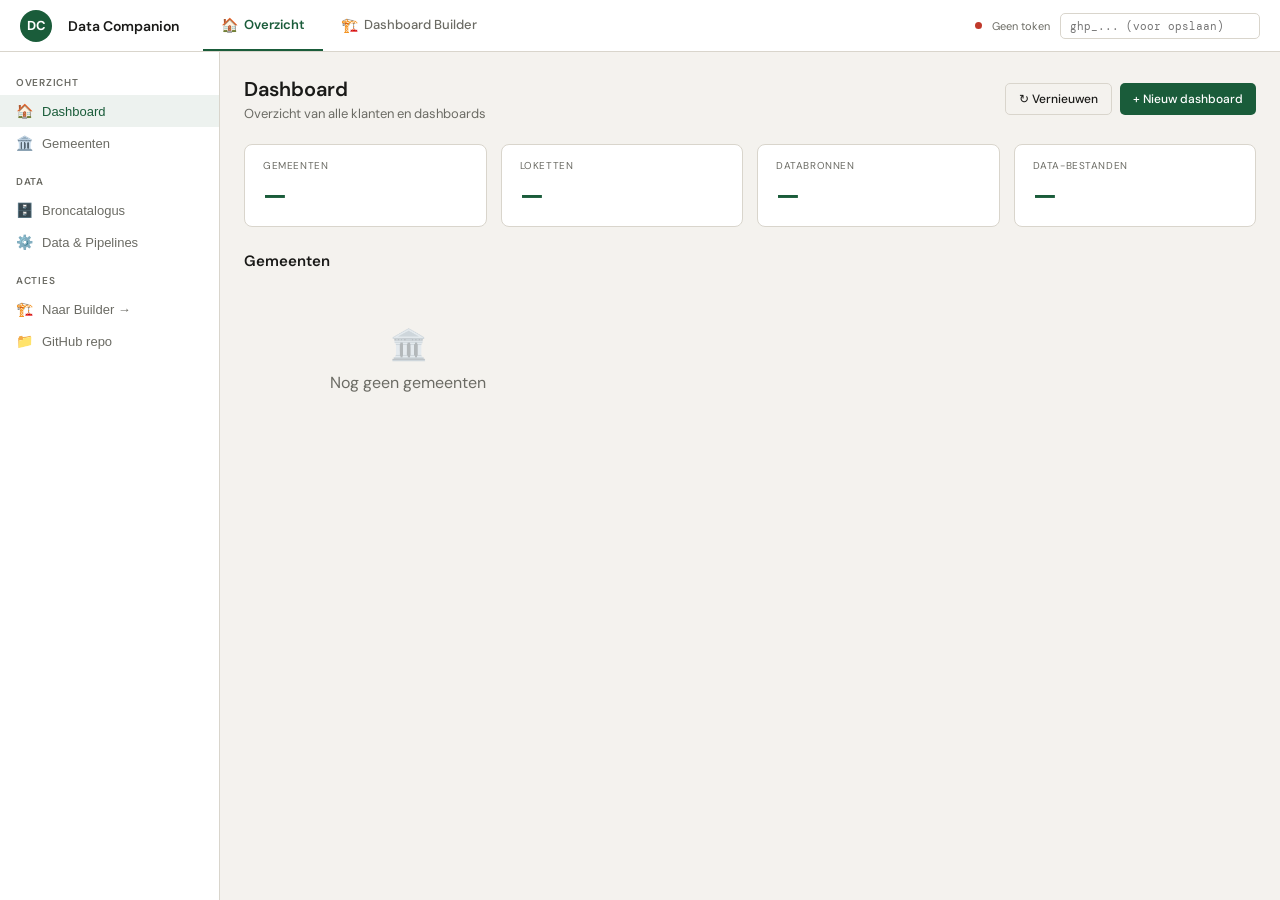
<file: beheer.html>
<!DOCTYPE html>
<html lang="nl">
<!--
╔══════════════════════════════════════════════════════════════════╗
║  DATA COMPANION — Beheerscentrum                                 ║
║  Auteur: Kevin Huysentruyt — Data Companion                      ║
║                                                                  ║
║  Twee tabbladen:                                                  ║
║  1. Overzicht  — klanten, bronnen, data, pipelines               ║
║  2. Builder    — dashboards visueel bouwen en bewerken           ║
║                                                                  ║
║  Token: GitHub PAT (enkel in geheugen, tab sluiten = weg)        ║
║  Aanmaken: GitHub → Settings → Developer settings →             ║
║            Personal access tokens → Generate (scope: repo)       ║
╚══════════════════════════════════════════════════════════════════╝
-->
<head>
  <meta charset="UTF-8">
  <meta name="viewport" content="width=device-width, initial-scale=1.0">
  <title>Data Companion — Beheerscentrum</title>
  <style>
    @import url('https://fonts.googleapis.com/css2?family=DM+Sans:wght@400;500;600;700&family=DM+Mono:wght@400&display=swap');

    :root {
      --bg:#f4f2ee; --surface:#fff; --border:#d9d5cc;
      --primair:#1a5c3a; --accent:#e67e22;
      --text:#1a1a18; --muted:#6b6b64;
      --ok:#1a5c3a; --warn:#d4820a; --err:#c0392b;
      --font:'DM Sans',sans-serif; --mono:'DM Mono',monospace;
      --r:8px;
    }

    *{box-sizing:border-box;margin:0;padding:0}
    body{font-family:var(--font);background:var(--bg);color:var(--text);height:100vh;display:flex;flex-direction:column;overflow:hidden}

    /* ══ TOPBAR ══ */
    .topbar{
      background:var(--surface);border-bottom:1px solid var(--border);
      padding:0 20px;height:52px;display:flex;align-items:center;
      gap:16px;flex-shrink:0;z-index:100;
    }
    .topbar-logo{
      width:32px;height:32px;background:var(--primair);border-radius:50%;
      display:flex;align-items:center;justify-content:center;
      color:white;font-weight:700;font-size:13px;flex-shrink:0;
    }
    .topbar-brand{font-size:14px;font-weight:600;white-space:nowrap}

    /* Hoofd-tabs */
    .main-tabs{display:flex;gap:0;height:100%;margin-left:8px}
    .main-tab{
      padding:0 18px;height:100%;display:flex;align-items:center;
      font-size:13px;font-weight:500;color:var(--muted);cursor:pointer;
      border-bottom:2px solid transparent;transition:all .15s;
      gap:6px;white-space:nowrap;
    }
    .main-tab:hover{color:var(--text)}
    .main-tab.active{color:var(--primair);border-bottom-color:var(--primair);font-weight:600}
    .main-tab .ico{font-size:14px}

    /* Token balk rechts */
    .topbar-rechts{margin-left:auto;display:flex;align-items:center;gap:10px}
    .token-dot{width:7px;height:7px;border-radius:50%;background:var(--err);flex-shrink:0}
    .token-dot.ok{background:var(--ok)}
    .token-status{font-size:11px;color:var(--muted);white-space:nowrap}
    .token-input{
      padding:5px 9px;font-size:11px;font-family:var(--mono);
      border:1px solid var(--border);border-radius:5px;width:200px;
    }
    .token-input:focus{outline:none;border-color:var(--primair)}

    /* ══ PAGINA CONTAINER ══ */
    .paginas{flex:1;overflow:hidden;display:flex;flex-direction:column}
    .pagina{display:none;flex:1;overflow:hidden;flex-direction:column}
    .pagina.active{display:flex}

    /* ══ OVERZICHT PAGINA ══ */
    .ov-layout{display:flex;flex:1;overflow:hidden}
    .ov-sidebar{
      width:220px;background:var(--surface);border-right:1px solid var(--border);
      display:flex;flex-direction:column;flex-shrink:0;overflow-y:auto;
    }
    .ov-main{flex:1;overflow-y:auto;padding:24px}

    .nav-sectie{padding:6px 16px;font-size:10px;font-weight:600;
      text-transform:uppercase;letter-spacing:.07em;color:var(--muted);margin-top:10px}
    .nav-item{
      display:flex;align-items:center;gap:9px;padding:8px 16px;
      font-size:13px;color:var(--muted);cursor:pointer;transition:all .15s;
      border:none;background:none;width:100%;text-align:left;
    }
    .nav-item:hover{background:var(--bg);color:var(--text)}
    .nav-item.active{background:rgba(26,92,58,.08);color:var(--primair);font-weight:500}
    .nav-item .ico{font-size:14px;flex-shrink:0}

    /* ══ SUB-PAGINA'S IN OVERZICHT ══ */
    .sub-pagina{display:none}
    .sub-pagina.active{display:block}

    /* ══ PAGE HEADER ══ */
    .page-hdr{
      display:flex;align-items:center;justify-content:space-between;
      margin-bottom:22px;
    }
    .page-titel{font-size:20px;font-weight:600}
    .page-sub{font-size:13px;color:var(--muted);margin-top:3px}

    /* ══ STATS ══ */
    .stats{display:grid;grid-template-columns:repeat(4,1fr);gap:14px;margin-bottom:24px}
    .stat{
      background:var(--surface);border:1px solid var(--border);
      border-radius:var(--r);padding:14px 18px;
    }
    .stat-lbl{font-size:10px;color:var(--muted);text-transform:uppercase;
      letter-spacing:.06em;margin-bottom:6px}
    .stat-val{font-size:26px;font-weight:700;color:var(--primair)}
    .stat-sub{font-size:11px;color:var(--muted);margin-top:3px}

    /* ══ KLANTEN GRID ══ */
    .klanten-grid{display:grid;grid-template-columns:repeat(auto-fill,minmax(280px,1fr));gap:14px}
    .klant-card{
      background:var(--surface);border:1px solid var(--border);
      border-radius:var(--r);padding:16px;cursor:pointer;transition:all .15s;
    }
    .klant-card:hover{border-color:var(--primair);box-shadow:0 2px 8px rgba(0,0,0,.06)}
    .klant-hdr{display:flex;align-items:center;gap:10px;margin-bottom:12px}
    .klant-logo{
      width:36px;height:36px;border-radius:50%;
      display:flex;align-items:center;justify-content:center;
      color:white;font-weight:700;font-size:13px;flex-shrink:0;
    }
    .klant-naam{font-size:13px;font-weight:600}
    .klant-nis{font-size:10px;color:var(--muted)}
    .loket-tags{display:flex;flex-wrap:wrap;gap:4px;margin-bottom:12px}
    .loket-tag{
      background:var(--bg);border:1px solid var(--border);
      border-radius:12px;padding:2px 8px;font-size:10px;color:var(--muted);
    }
    .loket-tag.ok{background:rgba(26,92,58,.08);border-color:rgba(26,92,58,.2);color:var(--primair)}
    .klant-acties{display:flex;gap:6px}

    /* ══ TABEL ══ */
    .tbl{width:100%;border-collapse:collapse;font-size:13px;
      background:var(--surface);border-radius:var(--r);border:1px solid var(--border);overflow:hidden}
    .tbl th{text-align:left;padding:10px 12px;font-size:10px;font-weight:600;
      text-transform:uppercase;letter-spacing:.07em;color:var(--muted);
      border-bottom:1px solid var(--border)}
    .tbl td{padding:11px 12px;border-bottom:1px solid var(--border)}
    .tbl tr:last-child td{border-bottom:none}
    .tbl tr:hover td{background:var(--bg)}

    /* ══ BUILDER PAGINA ══ */
    .bld-layout{display:grid;grid-template-columns:260px 1fr 300px;flex:1;overflow:hidden}
    .bld-col{overflow:hidden;display:flex;flex-direction:column}
    .bld-col-bronnen{background:var(--surface);border-right:1px solid var(--border)}
    .bld-col-canvas{background:var(--bg)}
    .bld-col-props{background:var(--surface);border-left:1px solid var(--border)}

    .bld-col-hdr{
      padding:13px 16px;border-bottom:1px solid var(--border);
      font-size:12px;font-weight:600;flex-shrink:0;
      display:flex;align-items:center;justify-content:space-between;
    }
    .bld-col-hdr-sub{font-size:10px;color:var(--muted);font-weight:400}
    .bld-scroll{flex:1;overflow-y:auto;padding:12px}

    /* Canvas header */
    .canvas-hdr{
      background:var(--surface);border-bottom:1px solid var(--border);
      padding:12px 18px;display:flex;align-items:center;
      justify-content:space-between;flex-shrink:0;
    }
    .canvas-titel{font-size:16px;font-weight:600}
    .canvas-sub{font-size:11px;color:var(--muted);margin-top:2px}
    .canvas-body{padding:18px;overflow-y:auto;flex:1}

    /* Componenten in bron-kolom */
    .comp-sectie{margin-bottom:18px}
    .comp-sectie-titel{
      font-size:10px;font-weight:600;text-transform:uppercase;
      letter-spacing:.07em;color:var(--muted);margin-bottom:6px;
      display:flex;align-items:center;justify-content:space-between;
    }
    .comp-badge{
      background:var(--bg);border:1px solid var(--border);
      padding:1px 5px;border-radius:6px;font-size:9px;color:var(--muted);
    }
    .comp-item{
      display:flex;align-items:center;gap:8px;padding:8px 9px;
      border-radius:6px;cursor:pointer;border:1px solid transparent;
      margin-bottom:3px;transition:all .15s;font-size:12px;
    }
    .comp-item:hover{background:var(--bg);border-color:var(--border)}
    .comp-item.klikbaar:hover{border-color:var(--primair);background:rgba(26,92,58,.04)}
    .comp-ico{font-size:14px;flex-shrink:0}
    .comp-naam{font-weight:500;font-size:12px}
    .comp-sub{font-size:10px;color:var(--muted)}
    .comp-type{
      margin-left:auto;font-size:9px;font-weight:600;text-transform:uppercase;
      background:var(--bg);border:1px solid var(--border);
      padding:1px 5px;border-radius:3px;color:var(--muted);flex-shrink:0;
    }

    /* Loket blokken in canvas */
    .gem-banner{
      background:var(--surface);border:1px solid var(--border);
      border-radius:var(--r);padding:14px 16px;margin-bottom:16px;
      display:flex;align-items:center;gap:14px;
    }
    .gem-logo{
      width:40px;height:40px;border-radius:50%;
      display:flex;align-items:center;justify-content:center;
      color:white;font-weight:700;font-size:15px;flex-shrink:0;
    }
    .gem-naam{font-size:16px;font-weight:700}
    .gem-meta{font-size:11px;color:var(--muted);margin-top:2px}

    .loket-blok{
      background:var(--surface);border:1px solid var(--border);
      border-radius:var(--r);margin-bottom:12px;transition:border-color .15s;
    }
    .loket-blok:hover{border-color:rgba(26,92,58,.3)}
    .loket-blok-hdr{
      padding:12px 14px;display:flex;align-items:center;
      gap:8px;cursor:pointer;
    }
    .loket-blok-hdr:hover{background:var(--bg);border-radius:var(--r) var(--r) 0 0}
    .loket-blok-ico{font-size:18px}
    .loket-blok-naam{font-size:13px;font-weight:600;flex:1}
    .loket-blok-badge{
      font-size:9px;font-weight:600;text-transform:uppercase;
      background:var(--bg);border:1px solid var(--border);
      padding:2px 6px;border-radius:6px;color:var(--muted);
    }
    .loket-blok-body{border-top:1px solid var(--border);padding:12px 14px}

    .laag-item{
      display:flex;align-items:center;gap:8px;padding:7px 9px;
      background:var(--bg);border-radius:5px;margin-bottom:5px;
      font-size:12px;cursor:pointer;border:1px solid transparent;transition:all .15s;
    }
    .laag-item:hover{border-color:var(--primair)}
    .laag-dot{width:7px;height:7px;border-radius:50%;flex-shrink:0}
    .laag-naam{flex:1;font-weight:500}
    .laag-type{font-size:9px;color:var(--muted);text-transform:uppercase}
    .laag-del{
      opacity:0;width:16px;height:16px;border-radius:50%;
      background:var(--err);color:white;border:none;cursor:pointer;
      font-size:9px;display:flex;align-items:center;justify-content:center;
      flex-shrink:0;transition:opacity .15s;
    }
    .laag-item:hover .laag-del{opacity:1}

    .drop-zone{
      border:2px dashed var(--border);border-radius:5px;
      padding:10px;text-align:center;color:var(--muted);
      font-size:11px;cursor:pointer;transition:all .15s;margin-top:6px;
    }
    .drop-zone:hover{border-color:var(--primair);color:var(--primair);background:rgba(26,92,58,.04)}

    .loket-add{
      border:2px dashed var(--border);border-radius:var(--r);
      padding:16px;text-align:center;color:var(--muted);
      font-size:12px;cursor:pointer;transition:all .15s;
    }
    .loket-add:hover{border-color:var(--primair);color:var(--primair);background:rgba(26,92,58,.04)}

    /* Eigenschappen panel */
    .props-hdr{padding:14px 16px;border-bottom:1px solid var(--border)}
    .props-titel{font-size:13px;font-weight:600}
    .props-sub{font-size:10px;color:var(--muted);margin-top:2px}
    .props-body{padding:14px 16px;overflow-y:auto;flex:1}

    /* ══ FORMULIER ══ */
    .fg{margin-bottom:14px}
    .fl{display:block;font-size:10px;font-weight:600;text-transform:uppercase;
      letter-spacing:.06em;color:var(--muted);margin-bottom:4px}
    .fi,.fs{
      width:100%;padding:7px 10px;font-size:12px;
      border:1px solid var(--border);border-radius:5px;
      background:white;font-family:var(--font);transition:border-color .15s;
    }
    .fi:focus,.fs:focus{outline:none;border-color:var(--primair)}
    .fh{font-size:10px;color:var(--muted);margin-top:3px}
    .f2{display:grid;grid-template-columns:1fr 1fr;gap:8px}

    /* Renderer grid */
    .rend-grid{display:grid;grid-template-columns:1fr 1fr;gap:5px}
    .rend-opt{
      border:2px solid var(--border);border-radius:5px;
      padding:8px 6px;text-align:center;cursor:pointer;transition:all .15s;font-size:10px;
    }
    .rend-opt:hover{border-color:var(--primair)}
    .rend-opt.active{border-color:var(--primair);background:rgba(26,92,58,.08)}
    .rend-ico{font-size:16px;margin-bottom:3px}
    .rend-naam{font-weight:500}
    .rend-status{color:var(--muted);font-size:9px}

    /* Sjabloon grid in modal */
    .sj-grid{display:grid;grid-template-columns:1fr 1fr;gap:8px;margin-bottom:14px}
    .sj-opt{
      border:2px solid var(--border);border-radius:var(--r);
      padding:12px 10px;cursor:pointer;transition:all .15s;text-align:center;
    }
    .sj-opt:hover{border-color:var(--primair)}
    .sj-opt.active{border-color:var(--primair);background:rgba(26,92,58,.08)}
    .sj-ico{font-size:22px;margin-bottom:5px}
    .sj-naam{font-size:12px;font-weight:600}
    .sj-status{font-size:10px;color:var(--muted)}

    /* ══ KNOPPEN ══ */
    .btn{
      padding:7px 13px;border-radius:5px;font-size:12px;font-weight:500;
      cursor:pointer;border:none;font-family:var(--font);
      transition:all .15s;display:inline-flex;align-items:center;gap:5px;
    }
    .btn-p{background:var(--primair);color:white}
    .btn-p:hover{background:#154d30}
    .btn-s{background:var(--bg);color:var(--text);border:1px solid var(--border)}
    .btn-s:hover{background:var(--surface)}
    .btn-d{background:rgba(192,57,43,.1);color:var(--err);border:1px solid rgba(192,57,43,.2)}
    .btn-xs{padding:3px 8px;font-size:10px}
    .btn:disabled{opacity:.5;cursor:not-allowed}

    /* Badge */
    .badge{display:inline-block;padding:2px 7px;border-radius:8px;font-size:10px;font-weight:600}
    .badge-ok{background:rgba(26,92,58,.1);color:var(--ok)}
    .badge-warn{background:rgba(212,130,10,.1);color:var(--warn)}

    /* ══ MODALS ══ */
    .modal-ov{
      position:fixed;inset:0;background:rgba(0,0,0,.45);
      z-index:500;display:flex;align-items:center;justify-content:center;
    }
    .modal-ov.hidden{display:none}
    .modal{
      background:var(--surface);border-radius:var(--r);
      padding:24px;width:460px;max-width:90vw;max-height:80vh;
      overflow-y:auto;box-shadow:0 8px 32px rgba(0,0,0,.2);
    }
    .modal-titel{font-size:16px;font-weight:600;margin-bottom:18px}

    /* Gemeente keuze */
    .gem-keuze{
      display:flex;align-items:center;gap:10px;padding:11px 12px;
      border:1px solid var(--border);border-radius:5px;margin-bottom:7px;
      cursor:pointer;transition:all .15s;
    }
    .gem-keuze:hover{border-color:var(--primair);background:rgba(26,92,58,.04)}
    .gem-keuze-logo{
      width:34px;height:34px;border-radius:50%;
      display:flex;align-items:center;justify-content:center;
      color:white;font-weight:700;font-size:12px;flex-shrink:0;
    }

    /* ══ TOAST ══ */
    .toast{
      position:fixed;bottom:18px;right:18px;z-index:9999;
      background:var(--text);color:white;padding:10px 16px;
      border-radius:var(--r);font-size:12px;max-width:320px;
      transform:translateY(80px);opacity:0;transition:all .3s;
    }
    .toast.show{transform:translateY(0);opacity:1}
    .toast.ok{background:var(--ok)}
    .toast.err{background:var(--err)}

    /* ══ MISC ══ */
    .loader-i{
      display:inline-block;width:11px;height:11px;
      border:2px solid rgba(255,255,255,.3);border-top-color:white;
      border-radius:50%;animation:spin 1s linear infinite;
    }
    @keyframes spin{to{transform:rotate(360deg)}}
    .empty{text-align:center;padding:40px 20px;color:var(--muted)}
    .empty .ico{font-size:30px;margin-bottom:8px;opacity:.4}
    .sectie-hdr{
      display:flex;align-items:center;justify-content:space-between;
      margin-bottom:14px;
    }
    .sectie-titel{font-size:15px;font-weight:600}
  </style>
</head>
<body>

<!-- ══ TOPBAR ══ -->
<div class="topbar">
  <div class="topbar-logo">DC</div>
  <div class="topbar-brand">Data Companion</div>

  <div class="main-tabs">
    <div class="main-tab active" onclick="toonTab('overzicht')">
      <span class="ico">🏠</span> Overzicht
    </div>
    <div class="main-tab" onclick="toonTab('builder')">
      <span class="ico">🏗️</span> Dashboard Builder
    </div>
  </div>

  <div class="topbar-rechts">
    <div class="token-dot" id="token-dot"></div>
    <span class="token-status" id="token-status">Geen token</span>
    <input type="password" class="token-input" id="token-input"
      placeholder="ghp_... (voor opslaan)" oninput="slaTokenOp(this.value)"/>
  </div>
</div>

<!-- ══ PAGINA'S ══ -->
<div class="paginas">

  <!-- ════ TAB 1: OVERZICHT ════ -->
  <div class="pagina active" id="tab-overzicht">
    <div class="ov-layout">

      <!-- Sidebar -->
      <aside class="ov-sidebar">
        <div style="padding:8px 0">
          <div class="nav-sectie">Overzicht</div>
          <button class="nav-item active" onclick="toonSub('dashboard')">
            <span class="ico">🏠</span> Dashboard
          </button>
          <button class="nav-item" onclick="toonSub('klanten')">
            <span class="ico">🏛️</span> Gemeenten
          </button>
          <div class="nav-sectie">Data</div>
          <button class="nav-item" onclick="toonSub('bronnen')">
            <span class="ico">🗄️</span> Broncatalogus
          </button>
          <button class="nav-item" onclick="toonSub('pipelines')">
            <span class="ico">⚙️</span> Data & Pipelines
          </button>
          <div class="nav-sectie">Acties</div>
          <button class="nav-item" onclick="toonTab('builder')">
            <span class="ico">🏗️</span> Naar Builder →
          </button>
          <button class="nav-item" onclick="window.open(REPO_URL,'_blank')">
            <span class="ico">📁</span> GitHub repo
          </button>
        </div>
      </aside>

      <!-- Main content -->
      <div class="ov-main">

        <!-- Sub-pagina: Dashboard -->
        <div class="sub-pagina active" id="sub-dashboard">
          <div class="page-hdr">
            <div>
              <div class="page-titel">Dashboard</div>
              <div class="page-sub">Overzicht van alle klanten en dashboards</div>
            </div>
            <div style="display:flex;gap:8px">
              <button class="btn btn-s" onclick="laadAlles()">↻ Vernieuwen</button>
              <button class="btn btn-p" onclick="toonTab('builder');setTimeout(()=>toonNieuwDashboard(),100)">+ Nieuw dashboard</button>
            </div>
          </div>
          <div class="stats" id="stats">
            <div class="stat"><div class="stat-lbl">Gemeenten</div><div class="stat-val" id="s-gem">—</div></div>
            <div class="stat"><div class="stat-lbl">Loketten</div><div class="stat-val" id="s-lok">—</div></div>
            <div class="stat"><div class="stat-lbl">Databronnen</div><div class="stat-val" id="s-bron">—</div></div>
            <div class="stat"><div class="stat-lbl">Data-bestanden</div><div class="stat-val" id="s-data">—</div></div>
          </div>
          <div class="sectie-hdr">
            <div class="sectie-titel">Gemeenten</div>
          </div>
          <div class="klanten-grid" id="klanten-grid">
            <div class="empty"><div class="ico">🔄</div><p style="font-size:12px">Laden...</p></div>
          </div>
        </div>

        <!-- Sub-pagina: Gemeenten tabel -->
        <div class="sub-pagina" id="sub-klanten">
          <div class="page-hdr">
            <div><div class="page-titel">Gemeenten</div></div>
            <button class="btn btn-p" onclick="toonTab('builder');setTimeout(()=>toonNieuwDashboard(),100)">+ Nieuw</button>
          </div>
          <div id="klanten-tabel"><div class="empty"><div class="ico">🔄</div></div></div>
        </div>

        <!-- Sub-pagina: Broncatalogus -->
        <div class="sub-pagina" id="sub-bronnen">
          <div class="page-hdr">
            <div><div class="page-titel">Broncatalogus</div>
            <div class="page-sub">Beschikbare Vlaamse databronnen in sources.json</div></div>
          </div>
          <div id="bronnen-inhoud"><div class="empty"><div class="ico">🔄</div></div></div>
        </div>

        <!-- Sub-pagina: Pipelines -->
        <div class="sub-pagina" id="sub-pipelines">
          <div class="page-hdr">
            <div><div class="page-titel">Data & Pipelines</div>
            <div class="page-sub">Gegenereerde GeoJSON-bestanden en pipeline-beheer</div></div>
          </div>
          <div id="pipelines-inhoud"><div class="empty"><div class="ico">🔄</div></div></div>
        </div>

      </div>
    </div>
  </div>

  <!-- ════ TAB 2: BUILDER ════ -->
  <div class="pagina" id="tab-builder">
    <div class="bld-layout" style="flex:1">

      <!-- Kolom 1: Componenten -->
      <aside class="bld-col bld-col-bronnen">
        <div class="bld-col-hdr">
          <div>Componenten <div class="bld-col-hdr-sub">Klik om toe te voegen</div></div>
          <button class="btn btn-s btn-xs" onclick="verversComp()">↻</button>
        </div>
        <div class="bld-scroll" id="comp-panel">
          <div class="empty"><div class="ico">🔄</div><p style="font-size:11px">Laden...</p></div>
        </div>
      </aside>

      <!-- Kolom 2: Canvas -->
      <main class="bld-col bld-col-canvas">
        <div class="canvas-hdr">
          <div>
            <div class="canvas-titel" id="canvas-titel">Selecteer een dashboard</div>
            <div class="canvas-sub" id="canvas-sub">Laad bestaand of maak nieuw aan</div>
          </div>
          <div style="display:flex;gap:7px">
            <button class="btn btn-s btn-xs" onclick="toonGemKeuze()">📂 Laden</button>
            <button class="btn btn-s btn-xs" onclick="toonNieuwDashboard()">+ Nieuw</button>
            <button class="btn btn-s btn-xs" onclick="toonPreview()" id="btn-prev" disabled>👁 Preview</button>
            <button class="btn btn-p btn-xs" onclick="opslaanDashboard()" id="btn-save" disabled>💾 Opslaan</button>
          </div>
        </div>
        <div class="canvas-body" id="canvas-body">
          <div class="empty" style="margin-top:60px">
            <div class="ico">🏗️</div>
            <p style="font-size:12px">Laad een dashboard of maak een nieuw aan</p>
            <div style="display:flex;gap:8px;justify-content:center;margin-top:14px">
              <button class="btn btn-p" onclick="toonGemKeuze()">📂 Bestaand laden</button>
              <button class="btn btn-s" onclick="toonNieuwDashboard()">+ Nieuw aanmaken</button>
            </div>
          </div>
        </div>
      </main>

      <!-- Kolom 3: Eigenschappen -->
      <aside class="bld-col bld-col-props">
        <div class="props-hdr">
          <div class="props-titel" id="props-titel">Eigenschappen</div>
          <div class="props-sub" id="props-sub">Selecteer een element</div>
        </div>
        <div class="props-body" id="props-body">
          <div class="empty" style="margin-top:30px">
            <div class="ico">👆</div>
            <p style="font-size:11px">Klik op een loket of laag</p>
          </div>
        </div>
      </aside>

    </div>
  </div>

</div>

<!-- ══ MODALS ══ -->

<!-- Gemeente kiezen -->
<div class="modal-ov hidden" id="m-gem" onclick="if(event.target===this)sluitModal('m-gem')">
  <div class="modal">
    <div class="modal-titel">Dashboard laden</div>
    <div id="gem-lijst"><div class="empty"><div class="ico">🔄</div></div></div>
    <div style="margin-top:14px"><button class="btn btn-s" onclick="sluitModal('m-gem')">Annuleren</button></div>
  </div>
</div>

<!-- Nieuw loket -->
<div class="modal-ov hidden" id="m-loket" onclick="if(event.target===this)sluitModal('m-loket')">
  <div class="modal">
    <div class="modal-titel">Loket toevoegen</div>
    <div class="fg">
      <label class="fl">Label</label>
      <input type="text" class="fi" id="nl-label" placeholder="bv. Klimaatdashboard"/>
    </div>
    <div class="fg">
      <label class="fl">Icoon</label>
      <input type="text" class="fi" id="nl-ico" placeholder="🗺️" maxlength="2"/>
    </div>
    <div class="fg">
      <label class="fl">Sjabloon</label>
      <div class="sj-grid" id="sj-grid"></div>
    </div>
    <div style="display:flex;gap:8px">
      <button class="btn btn-p" onclick="bevestigLoket()">Toevoegen</button>
      <button class="btn btn-s" onclick="sluitModal('m-loket')">Annuleren</button>
    </div>
  </div>
</div>

<!-- Nieuw dashboard -->
<div class="modal-ov hidden" id="m-nieuw" onclick="if(event.target===this)sluitModal('m-nieuw')">
  <div class="modal">
    <div class="modal-titel">Nieuw dashboard</div>
    <div class="fg">
      <label class="fl">Gemeentenaam</label>
      <input type="text" class="fi" id="ng-naam" placeholder="bv. Anzegem"/>
    </div>
    <div class="f2" style="margin-bottom:12px">
      <div class="fg" style="margin:0">
        <label class="fl">NIS-code</label>
        <input type="text" class="fi" id="ng-nis" placeholder="34002"/>
      </div>
      <div class="fg" style="margin:0">
        <label class="fl">Primaire kleur</label>
        <input type="color" id="ng-kleur" value="#1a5c3a" style="width:100%;height:36px;border-radius:5px;border:1px solid var(--border);cursor:pointer"/>
      </div>
    </div>
    <div class="fg">
      <label class="fl">Centrum (lat, lon)</label>
      <input type="text" class="fi" id="ng-centrum" placeholder="50.83, 3.49"/>
      <div class="fh"><a href="https://maps.google.com" target="_blank" style="color:var(--primair)">Opzoeken via Google Maps</a></div>
    </div>
    <div style="display:flex;gap:8px">
      <button class="btn btn-p" onclick="maakNieuwDashboard()">Aanmaken</button>
      <button class="btn btn-s" onclick="sluitModal('m-nieuw')">Annuleren</button>
    </div>
  </div>
</div>

<!-- Toast -->
<div class="toast" id="toast"></div>

<script>
// ════════════════════════════════════════════════════════
//  CONFIGURATIE
// ════════════════════════════════════════════════════════
const REPO_OWNER = 'kevinhuysentruyt';
const REPO_NAME  = 'datacompanion';
const REPO_URL   = `https://github.com/${REPO_OWNER}/${REPO_NAME}`;
const DASH_URL   = `https://${REPO_OWNER.toLowerCase()}.github.io/${REPO_NAME}`;
const API        = `https://api.github.com/repos/${REPO_OWNER}/${REPO_NAME}`;

// ── STATE ────────────────────────────────────────────────
let token = null;
let alleConfigs = {};
let alleSources = {};
let beschikbareSjablonen = [];
let beschikbareRenderers = [];
let huidigConfig = null;
let huidigNaam = null;
let huidigSha = null;
let gekozenSjabloon = 'geodata';

// ── TOKEN ────────────────────────────────────────────────
function slaTokenOp(w) {
  token = w.trim() || null;
  const dot = document.getElementById('token-dot');
  const st  = document.getElementById('token-status');
  if (token) {
    dot.className = 'token-dot ok';
    st.textContent = 'Token actief ✓';
    st.style.color = 'var(--ok)';
  } else {
    dot.className = 'token-dot';
    st.textContent = 'Geen token';
    st.style.color = 'var(--muted)';
  }
}

// ── NAVIGATIE ────────────────────────────────────────────
function toonTab(naam) {
  document.querySelectorAll('.pagina').forEach(p => p.classList.remove('active'));
  document.querySelectorAll('.main-tab').forEach(t => t.classList.remove('active'));
  document.getElementById(`tab-${naam}`).classList.add('active');
  document.querySelectorAll('.main-tab').forEach(t => {
    if (t.textContent.toLowerCase().includes(naam === 'overzicht' ? 'overzicht' : 'builder'))
      t.classList.add('active');
  });
}

function toonSub(naam) {
  document.querySelectorAll('.sub-pagina').forEach(p => p.classList.remove('active'));
  document.querySelectorAll('.nav-item').forEach(n => n.classList.remove('active'));
  document.getElementById(`sub-${naam}`)?.classList.add('active');
  event.currentTarget?.classList.add('active');
  // Laad sub-pagina inhoud indien nodig
  if (naam === 'bronnen') renderBronnen();
  if (naam === 'pipelines') renderPipelines();
  if (naam === 'klanten') renderKlantenTabel();
}

// ── GITHUB API ───────────────────────────────────────────
async function apiFetch(pad, opts = {}) {
  const h = { 'Accept': 'application/vnd.github.v3+json' };
  if (token) h['Authorization'] = `token ${token}`;
  const r = await fetch(`${API}/${pad}`, { headers: h, ...opts });
  if (!r.ok) { const e = await r.json().catch(()=>({})); throw new Error(e.message || `HTTP ${r.status}`); }
  return r.json();
}

async function leesBestand(pad) {
  const d = await apiFetch(`contents/${pad}`);
  return { inhoud: JSON.parse(atob(d.content.replace(/\n/g,''))), sha: d.sha };
}

async function leesMap(pad) { return apiFetch(`contents/${pad}`); }

async function schrijfBestand(pad, inhoud, bericht, sha = null) {
  if (!token) throw new Error('Geen token — kan niet schrijven');
  const body = { message: bericht, content: btoa(unescape(encodeURIComponent(JSON.stringify(inhoud,null,2)))) };
  if (sha) body.sha = sha;
  return apiFetch(`contents/${pad}`, { method:'PUT', body:JSON.stringify(body), headers:{'Content-Type':'application/json'} });
}

// ── INITIALISATIE ────────────────────────────────────────
async function laadAlles() {
  await Promise.all([laadSjablonen(), laadRenderers(), laadSources(), laadConfigs()]);
  renderStats();
  renderKlantenGrid();
  renderCompPanel();
}

async function laadSjablonen() {
  try {
    const b = await leesMap('js/sjablonen');
    const meta = {
      geodata:  { label:'Geodata-loket', ico:'🗺️', beschrijving:'Kaart + lagen', status:'actief' },
      evolutie: { label:'Cijfers-loket', ico:'📊', beschrijving:'Grafieken', status:'gepland' },
      hybride:  { label:'Hybride loket', ico:'🌡️', beschrijving:'Kaart + cijfers', status:'gepland' }
    };
    beschikbareSjablonen = b.filter(f=>f.name.endsWith('.js')).map(f=>{
      const n = f.name.replace('.js','');
      return { naam:n, ...(meta[n] || { label:n, ico:'📋', beschrijving:'', status:'nieuw' }) };
    });
  } catch {
    beschikbareSjablonen = [
      { naam:'geodata', label:'Geodata-loket', ico:'🗺️', beschrijving:'Kaart + lagen', status:'actief' },
      { naam:'evolutie', label:'Cijfers-loket', ico:'📊', beschrijving:'Grafieken', status:'gepland' },
      { naam:'hybride', label:'Hybride loket', ico:'🌡️', beschrijving:'Kaart + cijfers', status:'gepland' }
    ];
  }
}

async function laadRenderers() {
  try {
    const b = await leesMap('js/renderers');
    const meta = {
      toggle:      { label:'Kaartlaag toggle', ico:'🔘', status:'actief' },
      lijngrafiek: { label:'Lijngrafiek', ico:'📈', status:'gepland' },
      choropleth:  { label:'Choropleth', ico:'🗺️', status:'gepland' },
      indicator:   { label:'Kerncijfer', ico:'🔢', status:'gepland' },
      tabel:       { label:'Tabel', ico:'📋', status:'gepland' }
    };
    beschikbareRenderers = b.filter(f=>f.name.endsWith('.js')).map(f=>{
      const n = f.name.replace('.js','');
      return { naam:n, ...(meta[n] || { label:n, ico:'✨', status:'nieuw' }) };
    });
  } catch {
    beschikbareRenderers = [{ naam:'toggle', label:'Kaartlaag toggle', ico:'🔘', status:'actief' }];
  }
}

async function laadSources() {
  try { const { inhoud } = await leesBestand('sources.json'); alleSources = inhoud; }
  catch { alleSources = {}; }
}

async function laadConfigs() {
  try {
    const b = await leesMap('configs');
    const jsons = b.filter(f=>f.name.endsWith('.json'));
    const results = await Promise.all(jsons.map(async f => {
      try { const { inhoud } = await leesBestand(`configs/${f.name}`); return { naam:f.name.replace('.json',''), config:inhoud, sha:f.sha }; }
      catch { return null; }
    }));
    alleConfigs = {};
    results.filter(Boolean).forEach(r => { alleConfigs[r.naam] = r; });
  } catch (e) { console.warn('Configs:', e.message); }
}

async function verversComp() {
  await Promise.all([laadSjablonen(), laadRenderers(), laadSources()]);
  renderCompPanel();
  toonToast('Componenten ververst', 'ok');
}

// ── OVERZICHT RENDERS ────────────────────────────────────
function renderStats() {
  const gems = Object.keys(alleConfigs).length;
  let loks = 0;
  Object.values(alleConfigs).forEach(c => { loks += (c.config.loketten||[]).length; });
  const brons = Object.keys(alleSources).filter(k=>!k.startsWith('_')&&!k.startsWith('$')).length;
  document.getElementById('s-gem').textContent = gems || '—';
  document.getElementById('s-lok').textContent = loks || '—';
  document.getElementById('s-bron').textContent = brons || '—';
  // Data bestanden
  leesMap('data').then(d => {
    document.getElementById('s-data').textContent = d.filter(f=>f.name.endsWith('.geojson')).length;
  }).catch(()=>{});
}

function renderKlantenGrid() {
  const grid = document.getElementById('klanten-grid');
  const items = Object.entries(alleConfigs);
  if (!items.length) { grid.innerHTML = '<div class="empty"><div class="ico">🏛️</div><p>Nog geen gemeenten</p></div>'; return; }
  grid.innerHTML = items.map(([naam, { config }]) => {
    const g = config.gemeente||{}, d = config.dashboard||{};
    const kleur = d.kleuren?.primair || '#1a5c3a';
    const init = (g.naam||naam).substring(0,2).toUpperCase();
    const loks = config.loketten||[];
    return `
      <div class="klant-card" onclick="laadVanuitOverzicht('${naam}')">
        <div class="klant-hdr">
          <div class="klant-logo" style="background:${kleur}">${init}</div>
          <div><div class="klant-naam">${g.naam||naam}</div><div class="klant-nis">NIS: ${g.niscode||'—'}</div></div>
        </div>
        <div class="loket-tags">
          ${loks.map(l=>`<span class="loket-tag ${l.sjabloon==='geodata'?'ok':''}">${l.icoon||''} ${l.label}</span>`).join('')}
        </div>
        <div class="klant-acties">
          <a href="${DASH_URL}/?gemeente=${naam}" target="_blank" class="btn btn-s btn-xs" onclick="event.stopPropagation()">🔗 Dashboard</a>
          <button class="btn btn-s btn-xs" onclick="event.stopPropagation();laadVanuitOverzicht('${naam}')">🏗️ Bewerken</button>
        </div>
      </div>
    `;
  }).join('');
}

function renderKlantenTabel() {
  const c = document.getElementById('klanten-tabel');
  const items = Object.entries(alleConfigs);
  if (!items.length) { c.innerHTML = '<div class="empty"><div class="ico">🏛️</div><p>Geen gemeenten</p></div>'; return; }
  c.innerHTML = `<table class="tbl"><thead><tr><th>Gemeente</th><th>NIS</th><th>Loketten</th><th>Acties</th></tr></thead><tbody>
    ${items.map(([naam,{config}])=>{
      const g=config.gemeente||{}, d=config.dashboard||{};
      const kleur=d.kleuren?.primair||'#1a5c3a';
      const init=(g.naam||naam).substring(0,2).toUpperCase();
      return `<tr>
        <td><div style="display:flex;align-items:center;gap:8px">
          <div style="width:26px;height:26px;border-radius:50%;background:${kleur};display:flex;align-items:center;justify-content:center;color:white;font-weight:700;font-size:10px">${init}</div>
          <strong>${g.naam||naam}</strong></div></td>
        <td style="font-family:var(--mono);font-size:11px">${g.niscode||'—'}</td>
        <td>${(config.loketten||[]).length}</td>
        <td><div style="display:flex;gap:5px">
          <a href="${DASH_URL}/?gemeente=${naam}" target="_blank" class="btn btn-s btn-xs">🔗</a>
          <button class="btn btn-s btn-xs" onclick="laadVanuitOverzicht('${naam}')">🏗️</button>
        </div></td>
      </tr>`;
    }).join('')}
  </tbody></table>`;
}

function renderBronnen() {
  const c = document.getElementById('bronnen-inhoud');
  const items = Object.entries(alleSources).filter(([k])=>!k.startsWith('$')&&!k.startsWith('_'));
  if (!items.length) { c.innerHTML = '<div class="empty"><div class="ico">🗄️</div><p>Geen bronnen gevonden</p></div>'; return; }
  const groepen = {};
  items.forEach(([k,v])=>{
    const p = k.includes(':') ? k.split(':')[0] : 'overig';
    if (!groepen[p]) groepen[p]=[];
    groepen[p].push([k,v]);
  });
  c.innerHTML = Object.entries(groepen).map(([prefix,bronnen])=>`
    <div style="margin-bottom:20px">
      <div class="sectie-hdr"><div class="sectie-titel" style="text-transform:capitalize">${prefix}</div></div>
      <table class="tbl"><thead><tr><th>Sleutel</th><th>Label</th><th>Type</th><th>Update</th></tr></thead>
      <tbody>${bronnen.map(([k,v])=>`<tr>
        <td style="font-family:var(--mono);font-size:11px">${k}</td>
        <td>${v.label||'—'}</td>
        <td><span class="badge badge-ok">${v.type||'—'}</span></td>
        <td style="font-size:11px;color:var(--muted)">${v.update_frequentie||'—'}</td>
      </tr>`).join('')}</tbody></table>
    </div>
  `).join('');
}

async function renderPipelines() {
  const c = document.getElementById('pipelines-inhoud');
  try {
    const d = await leesMap('data');
    const geojson = d.filter(f=>f.name.endsWith('.geojson'));
    c.innerHTML = `
      ${geojson.length ? `
        <table class="tbl" style="margin-bottom:20px">
          <thead><tr><th>Bestand</th><th>Grootte</th><th>Actie</th></tr></thead>
          <tbody>${geojson.map(f=>`<tr>
            <td style="font-family:var(--mono);font-size:11px">${f.name}</td>
            <td style="font-size:11px">${(f.size/1024).toFixed(1)} KB</td>
            <td><button class="btn btn-s btn-xs" onclick="triggerPipeline()">↻ Vernieuwen</button></td>
          </tr>`).join('')}</tbody>
        </table>` : '<div class="empty" style="margin-bottom:20px"><div class="ico">📂</div><p>Nog geen data-bestanden</p></div>'}
      <div style="background:var(--surface);border:1px solid var(--border);border-radius:var(--r);padding:16px">
        <div style="font-weight:600;margin-bottom:6px;font-size:14px">Pipeline handmatig starten</div>
        <p style="font-size:12px;color:var(--muted);margin-bottom:12px">Draait de GitHub Actions workflow om data te verversen</p>
        <button class="btn btn-p" onclick="triggerPipeline()">▶ Zorgvoorzieningen pipeline</button>
      </div>
    `;
  } catch { c.innerHTML = '<div class="empty"><div class="ico">⚠️</div><p>Kon data-map niet laden</p></div>'; }
}

async function triggerPipeline() {
  if (!token) { toonToast('Token vereist', 'err'); return; }
  try {
    await fetch(`${API}/actions/workflows/zorg_pipeline.yml/dispatches`, {
      method:'POST', headers:{ 'Authorization':`token ${token}`, 'Accept':'application/vnd.github.v3+json', 'Content-Type':'application/json' },
      body: JSON.stringify({ ref:'main' })
    });
    toonToast('✓ Pipeline gestart — bekijk voortgang in GitHub Actions', 'ok');
  } catch(e) { toonToast(`Fout: ${e.message}`, 'err'); }
}

// ── BUILDER: COMPONENTEN PANEL ───────────────────────────
function renderCompPanel() {
  const panel = document.getElementById('comp-panel');
  const wms = Object.entries(alleSources).filter(([,v])=>v.type==='wms');
  const poi = Object.entries(alleSources).filter(([,v])=>v.type==='poi');
  const geo = Object.entries(alleSources).filter(([,v])=>v.type==='geojson_url');

  panel.innerHTML = `
    <div class="comp-sectie">
      <div class="comp-sectie-titel">Sjablonen <span class="comp-badge">${beschikbareSjablonen.length}</span></div>
      ${beschikbareSjablonen.map(s=>`
        <div class="comp-item klikbaar" onclick="voegLoketToe('${s.naam}')">
          <div class="comp-ico">${s.ico}</div>
          <div><div class="comp-naam">${s.label}</div><div class="comp-sub">${s.beschrijving}</div></div>
          <span class="comp-type">${s.status}</span>
        </div>`).join('')}
    </div>
    ${wms.length ? `<div class="comp-sectie">
      <div class="comp-sectie-titel">Kaartlagen (WMS) <span class="comp-badge">${wms.length}</span></div>
      ${wms.map(([k,v])=>`<div class="comp-item klikbaar" onclick="voegLaagToe('${k}')">
        <div class="comp-ico">🗺️</div>
        <div><div class="comp-naam">${v.label||k}</div><div class="comp-sub">${k}</div></div>
        <span class="comp-type">wms</span>
      </div>`).join('')}
    </div>` : ''}
    ${poi.length ? `<div class="comp-sectie">
      <div class="comp-sectie-titel">Punten (POI) <span class="comp-badge">${poi.length}</span></div>
      ${poi.map(([k,v])=>`<div class="comp-item klikbaar" onclick="voegLaagToe('${k}')">
        <div class="comp-ico">📍</div>
        <div><div class="comp-naam">${v.label||k}</div><div class="comp-sub">${k}</div></div>
        <span class="comp-type">poi</span>
      </div>`).join('')}
    </div>` : ''}
    ${geo.length ? `<div class="comp-sectie">
      <div class="comp-sectie-titel">Statische data <span class="comp-badge">${geo.length}</span></div>
      ${geo.map(([k,v])=>`<div class="comp-item klikbaar" onclick="voegLaagToe('${k}')">
        <div class="comp-ico">📂</div>
        <div><div class="comp-naam">${v.label||k}</div><div class="comp-sub">${k}</div></div>
        <span class="comp-type">geojson</span>
      </div>`).join('')}
    </div>` : ''}
    <div class="comp-sectie">
      <div class="comp-sectie-titel">Visualisaties <span class="comp-badge">${beschikbareRenderers.length}</span></div>
      ${beschikbareRenderers.map(r=>`<div class="comp-item">
        <div class="comp-ico">${r.ico}</div>
        <div><div class="comp-naam">${r.label}</div><div class="comp-sub">renderer</div></div>
        <span class="comp-type">${r.status}</span>
      </div>`).join('')}
    </div>
  `;
}

// ── BUILDER: DASHBOARD LADEN ─────────────────────────────
async function toonGemKeuze() {
  document.getElementById('m-gem').classList.remove('hidden');
  const lijst = document.getElementById('gem-lijst');
  lijst.innerHTML = '<div class="empty"><div class="ico">🔄</div></div>';
  try {
    await laadConfigs();
    const items = Object.entries(alleConfigs);
    if (!items.length) { lijst.innerHTML = '<div class="empty"><div class="ico">🏛️</div><p>Geen gemeenten</p></div>'; return; }
    lijst.innerHTML = items.map(([naam, {config}]) => {
      const g=config.gemeente||{}, d=config.dashboard||{};
      const kleur=d.kleuren?.primair||'#1a5c3a';
      const init=(g.naam||naam).substring(0,2).toUpperCase();
      return `<div class="gem-keuze" onclick="laadDashboard('${naam}')">
        <div class="gem-keuze-logo" style="background:${kleur}">${init}</div>
        <div>
          <div style="font-weight:600;font-size:13px">${g.naam||naam}</div>
          <div style="font-size:10px;color:var(--muted)">NIS ${g.niscode||'—'} · ${(config.loketten||[]).length} loket(ten)</div>
        </div>
        <span style="font-size:11px;color:var(--muted);margin-left:auto">→</span>
      </div>`;
    }).join('');
  } catch(e) { lijst.innerHTML = `<div class="empty"><div class="ico">⚠️</div><p>${e.message}</p></div>`; }
}

async function laadDashboard(naam) {
  sluitModal('m-gem');
  try {
    const { inhoud, sha } = await leesBestand(`configs/${naam}.json`);
    huidigConfig = inhoud; huidigNaam = naam; huidigSha = sha;
    renderCanvas();
    document.getElementById('btn-save').disabled = false;
    document.getElementById('btn-prev').disabled = false;
    toonToast(`'${naam}' geladen`, 'ok');
  } catch(e) { toonToast(`Fout: ${e.message}`, 'err'); }
}

async function laadVanuitOverzicht(naam) {
  toonTab('builder');
  await laadDashboard(naam);
}

// ── BUILDER: NIEUW DASHBOARD ─────────────────────────────
function toonNieuwDashboard() {
  document.getElementById('m-nieuw').classList.remove('hidden');
}

function maakNieuwDashboard() {
  const naam = document.getElementById('ng-naam').value.trim();
  const nis  = document.getElementById('ng-nis').value.trim();
  const kleur = document.getElementById('ng-kleur').value;
  const cTxt = document.getElementById('ng-centrum').value.trim();
  if (!naam || !nis) { toonToast('Vul naam en NIS-code in', 'err'); return; }
  const centrum = cTxt ? cTxt.split(',').map(s=>parseFloat(s.trim())) : [50.9,4.0];
  huidigNaam = naam.toLowerCase().replace(/\s+/g,'-').replace(/[^a-z0-9-]/g,'');
  huidigSha = null;
  huidigConfig = {
    '$schema':'Data Companion v3',
    gemeente:{ naam, niscode:nis, fallback_centrum:centrum },
    dashboard:{ titel:`${naam} in cijfers`, subtitel:`${naam} · Beleidsdashboard`, kleuren:{ primair:kleur, accent:'#e67e22' } },
    bronvermelding:[{ naam:'Geopunt / Digitaal Vlaanderen', url:'https://www.geopunt.be' }],
    loketten:[]
  };
  sluitModal('m-nieuw');
  renderCanvas();
  document.getElementById('btn-save').disabled = false;
  document.getElementById('btn-prev').disabled = false;
}

// ── BUILDER: CANVAS RENDEREN ─────────────────────────────
function renderCanvas() {
  if (!huidigConfig) return;
  const g = huidigConfig.gemeente||{}, d = huidigConfig.dashboard||{};
  const kleur = d.kleuren?.primair||'#1a5c3a';
  const init = (g.naam||huidigNaam).substring(0,2).toUpperCase();
  document.getElementById('canvas-titel').textContent = d.titel||g.naam;
  document.getElementById('canvas-sub').textContent = d.subtitel||'';
  const loks = huidigConfig.loketten||[];

  document.getElementById('canvas-body').innerHTML = `
    <div class="gem-banner">
      <div class="gem-logo" style="background:${kleur}">${init}</div>
      <div class="gemeente-info">
        <div class="gem-naam">${g.naam||huidigNaam}</div>
        <div class="gem-meta">NIS: ${g.niscode||'—'} · ${g.fallback_centrum?g.fallback_centrum.join(', '):'—'} · ${loks.length} loket(ten)</div>
      </div>
      <button class="btn btn-s btn-xs" onclick="selecteerGem()">⚙️ Instellingen</button>
    </div>
    ${loks.map((l,i)=>renderLoketBlok(l,i)).join('')}
    <div class="loket-add" onclick="openLoketModal()">+ Loket toevoegen</div>
  `;
}

function renderLoketBlok(loket, idx) {
  const sj = beschikbareSjablonen.find(s=>s.naam===loket.sjabloon);
  const lagen = loket.groepen?.flatMap(g=>g.lagen||[])||[];
  return `
    <div class="loket-blok">
      <div class="loket-blok-hdr" onclick="selecteerLoket(${idx})">
        <span class="loket-blok-ico">${loket.icoon||'📊'}</span>
        <span class="loket-blok-naam">${loket.label}</span>
        <span class="loket-blok-badge">${sj?.label||loket.sjabloon}</span>
        <div style="display:flex;gap:4px" onclick="event.stopPropagation()">
          ${idx>0?`<button class="btn btn-s btn-xs" onclick="verplaatsLoket(${idx},-1)">↑</button>`:''}
          ${idx<(huidigConfig.loketten?.length-1)?`<button class="btn btn-s btn-xs" onclick="verplaatsLoket(${idx},1)">↓</button>`:''}
          <button class="btn btn-d btn-xs" onclick="verwijderLoket(${idx})">✕</button>
        </div>
      </div>
      <div class="loket-blok-body">
        ${lagen.map((l,li)=>renderLaagItem(l,idx,li)).join('')}
        ${loket.sjabloon==='geodata'?`<div class="drop-zone" onclick="voegLaagToeAanLoket(${idx})">+ Laag toevoegen</div>`:''}
        ${loket.sjabloon!=='geodata'?`<div style="font-size:11px;color:var(--muted);text-align:center;padding:8px">
          ${sj?.status==='gepland'?'🚧 In ontwikkeling — configureer parameters via eigenschappen →':''}</div>`:''}
      </div>
    </div>
  `;
}

function renderLaagItem(laag, lIdx, laNr) {
  const bron = alleSources[laag.bron]||{};
  const kleur = bron.type==='poi'?'#e74c3c':'#2980b9';
  const label = bron.label||laag.bron||laag.label||'Naamloze laag';
  return `<div class="laag-item" onclick="selecteerLaag(${lIdx},${laNr})">
    <div class="laag-dot" style="background:${kleur}"></div>
    <div class="laag-naam">${label}</div>
    <div class="laag-type">${bron.type||laag.bron||'—'}</div>
    <button class="laag-del" onclick="event.stopPropagation();verwijderLaag(${lIdx},${laNr})">✕</button>
  </div>`;
}

// ── BUILDER: LOKET ACTIES ────────────────────────────────
function openLoketModal() {
  if (!huidigConfig) return;
  const grid = document.getElementById('sj-grid');
  grid.innerHTML = beschikbareSjablonen.map(s=>`
    <div class="sj-opt ${gekozenSjabloon===s.naam?'active':''}" onclick="kiesSjabloon('${s.naam}',this)">
      <div class="sj-ico">${s.ico}</div>
      <div class="sj-naam">${s.label}</div>
      <div class="sj-status">${s.status}</div>
    </div>`).join('');
  document.getElementById('m-loket').classList.remove('hidden');
}

function kiesSjabloon(naam, el) {
  gekozenSjabloon = naam;
  document.querySelectorAll('.sj-opt').forEach(e=>e.classList.remove('active'));
  el.classList.add('active');
}

function bevestigLoket() {
  const label = document.getElementById('nl-label').value.trim()||gekozenSjabloon;
  const ico   = document.getElementById('nl-ico').value.trim()||'📊';
  const id    = label.toLowerCase().replace(/\s+/g,'-').replace(/[^a-z0-9-]/g,'')+'-'+Date.now();
  const nieuw = { id, label, icoon:ico, sjabloon:gekozenSjabloon, beschrijving:'' };
  if (gekozenSjabloon==='geodata') nieuw.groepen=[{ label:'Lagen', lagen:[] }];
  if (!huidigConfig.loketten) huidigConfig.loketten=[];
  huidigConfig.loketten.push(nieuw);
  sluitModal('m-loket');
  document.getElementById('nl-label').value='';
  document.getElementById('nl-ico').value='';
  renderCanvas();
}

function verwijderLoket(idx) {
  if (!confirm(`Loket '${huidigConfig.loketten[idx].label}' verwijderen?`)) return;
  huidigConfig.loketten.splice(idx,1);
  renderCanvas();
}

function verplaatsLoket(idx, r) {
  const loks = huidigConfig.loketten;
  const ni = idx+r;
  if (ni<0||ni>=loks.length) return;
  [loks[idx],loks[ni]]=[loks[ni],loks[idx]];
  renderCanvas();
}

function voegLoketToe(sjabloon) {
  if (!huidigConfig) { toonToast('Laad eerst een dashboard', 'err'); return; }
  gekozenSjabloon = sjabloon;
  openLoketModal();
}

// ── BUILDER: LAAG ACTIES ─────────────────────────────────
function voegLaagToe(bronSleutel) {
  if (!huidigConfig) { toonToast('Laad eerst een dashboard', 'err'); return; }
  const geoLok = huidigConfig.loketten?.find(l=>l.sjabloon==='geodata');
  if (!geoLok) { toonToast('Voeg eerst een Geodata-loket toe', 'err'); return; }
  if (!geoLok.groepen) geoLok.groepen=[{ label:'Lagen', lagen:[] }];
  geoLok.groepen[0].lagen.push({ bron:bronSleutel, default_aan:false });
  renderCanvas();
  toonToast(`${alleSources[bronSleutel]?.label||bronSleutel} toegevoegd`, 'ok');
}

function voegLaagToeAanLoket(lIdx) {
  const bronnen = Object.keys(alleSources).filter(k=>!k.startsWith('$')&&!k.startsWith('_'));
  const keuze = prompt('Beschikbare bronnen:\n'+bronnen.map((k,i)=>`${i+1}. ${k} (${alleSources[k].label||''})`).join('\n')+'\n\nTyp het nummer:');
  if (!keuze) return;
  const idx = parseInt(keuze)-1;
  if (idx>=0&&idx<bronnen.length) {
    const lok = huidigConfig.loketten[lIdx];
    if (!lok.groepen) lok.groepen=[{ label:'Lagen', lagen:[] }];
    lok.groepen[0].lagen.push({ bron:bronnen[idx], default_aan:false });
    renderCanvas();
    toonToast(`${bronnen[idx]} toegevoegd`, 'ok');
  }
}

function verwijderLaag(lIdx, laNr) {
  const lok = huidigConfig.loketten[lIdx];
  const flat = lok.groepen?.flatMap((g,gi)=>(g.lagen||[]).map((_,li)=>({gi,li})))||[];
  const t = flat[laNr];
  if (t) { lok.groepen[t.gi].lagen.splice(t.li,1); renderCanvas(); }
}

// ── BUILDER: EIGENSCHAPPEN ───────────────────────────────
function selecteerGem() {
  if (!huidigConfig) return;
  const g=huidigConfig.gemeente||{}, d=huidigConfig.dashboard||{};
  document.getElementById('props-titel').textContent='Gemeente-instellingen';
  document.getElementById('props-sub').textContent=g.naam||huidigNaam;
  document.getElementById('props-body').innerHTML=`
    <div class="fg"><label class="fl">Naam</label>
      <input type="text" class="fi" value="${g.naam||''}" oninput="updConf('gemeente.naam',this.value)"/></div>
    <div class="fg"><label class="fl">NIS-code</label>
      <input type="text" class="fi" value="${g.niscode||''}" oninput="updConf('gemeente.niscode',this.value)"/></div>
    <div class="fg"><label class="fl">Titel</label>
      <input type="text" class="fi" value="${d.titel||''}" oninput="updConf('dashboard.titel',this.value)"/></div>
    <div class="fg"><label class="fl">Subtitel</label>
      <input type="text" class="fi" value="${d.subtitel||''}" oninput="updConf('dashboard.subtitel',this.value)"/></div>
    <div class="fg"><label class="fl">Primaire kleur</label>
      <input type="color" value="${d.kleuren?.primair||'#1a5c3a'}" style="width:100%;height:34px;border-radius:5px;border:1px solid var(--border);cursor:pointer"
        oninput="updConf('dashboard.kleuren.primair',this.value)"/></div>
    <div class="fg"><label class="fl">Centrum (lat, lon)</label>
      <input type="text" class="fi" value="${g.fallback_centrum?g.fallback_centrum.join(', '):''}" oninput="setCentrum(this.value)"/>
      <div class="fh">bv. 50.81, 3.34</div></div>
  `;
}

function selecteerLoket(idx) {
  const lok = huidigConfig.loketten[idx];
  document.getElementById('props-titel').textContent=lok.label;
  document.getElementById('props-sub').textContent=`${lok.sjabloon} sjabloon`;
  document.getElementById('props-body').innerHTML=`
    <div class="fg"><label class="fl">Label</label>
      <input type="text" class="fi" value="${lok.label}" oninput="updLok(${idx},'label',this.value)"/></div>
    <div class="fg"><label class="fl">Icoon</label>
      <input type="text" class="fi" value="${lok.icoon||''}" oninput="updLok(${idx},'icoon',this.value)" maxlength="2"/></div>
    <div class="fg"><label class="fl">Beschrijving</label>
      <input type="text" class="fi" value="${lok.beschrijving||''}" oninput="updLok(${idx},'beschrijving',this.value)"/></div>
    <div class="fg"><label class="fl">Badge</label>
      <input type="text" class="fi" value="${lok.badge||''}" oninput="updLok(${idx},'badge',this.value)" placeholder="bv. soon of nieuw"/></div>
    ${lok.sjabloon==='evolutie'?`
    <div class="fg"><label class="fl">Indicatoren (komma-gescheiden)</label>
      <input type="text" class="fi" value="${(lok.indicatoren||[]).join(', ')}" oninput="updLokArr(${idx},'indicatoren',this.value)"/>
      <div class="fh">bv. inwoners, vergrijzing</div></div>
    <div class="fg"><label class="fl">Periode</label>
      <div class="f2">
        <div><label class="fl" style="margin-top:3px">Van</label>
          <input type="number" class="fi" value="${lok.periode?.van||2014}" oninput="updPeriode(${idx},'van',this.value)"/></div>
        <div><label class="fl" style="margin-top:3px">Tot</label>
          <input type="number" class="fi" value="${lok.periode?.tot||2023}" oninput="updPeriode(${idx},'tot',this.value)"/></div>
      </div></div>
    <div class="fg"><label class="fl">Vergelijkingsgebieden (NIS-codes)</label>
      <input type="text" class="fi" value="${(lok.vergelijking||[]).join(', ')}" oninput="updLokArr(${idx},'vergelijking',this.value)"/>
      <div class="fh">bv. 34003, 34002</div></div>
    `:''}
    <div style="margin-top:10px;padding-top:10px;border-top:1px solid var(--border)">
      <div class="fl" style="margin-bottom:6px">Sjabloon wisselen</div>
      <div class="rend-grid">
        ${beschikbareSjablonen.map(s=>`
          <div class="rend-opt ${lok.sjabloon===s.naam?'active':''}" onclick="updLok(${idx},'sjabloon','${s.naam}')">
            <div class="rend-ico">${s.ico}</div><div class="rend-naam">${s.label}</div>
            <div class="rend-status">${s.status}</div>
          </div>`).join('')}
      </div>
    </div>
  `;
}

function selecteerLaag(lIdx, laNr) {
  const lok = huidigConfig.loketten[lIdx];
  const flat = lok.groepen?.flatMap(g=>g.lagen||[])||[];
  const laag = flat[laNr];
  if (!laag) return;
  const bron = alleSources[laag.bron]||{};
  document.getElementById('props-titel').textContent=bron.label||laag.bron||'Laag';
  document.getElementById('props-sub').textContent=laag.bron;
  document.getElementById('props-body').innerHTML=`
    <div class="fg"><label class="fl">Databron</label>
      <select class="fs" onchange="updLaagBron(${lIdx},${laNr},this.value)">
        ${Object.entries(alleSources).filter(([k])=>!k.startsWith('$')&&!k.startsWith('_')).map(([k,v])=>
          `<option value="${k}" ${laag.bron===k?'selected':''}>${v.label||k}</option>`).join('')}
      </select></div>
    <div class="fg"><label style="display:flex;align-items:center;gap:7px;cursor:pointer;font-size:12px">
      <input type="checkbox" ${laag.default_aan?'checked':''} style="accent-color:var(--primair)"
        onchange="updLaagP(${lIdx},${laNr},'default_aan',this.checked)"/>
      Standaard ingeschakeld</label></div>
    <div class="fg"><label class="fl">Transparantie (${laag.transparantie||0.8})</label>
      <input type="range" min="0" max="1" step="0.1" value="${laag.transparantie||0.8}" style="width:100%"
        oninput="updLaagP(${lIdx},${laNr},'transparantie',parseFloat(this.value));this.previousElementSibling.textContent='Transparantie ('+this.value+')'"/></div>
    <div class="fg"><label class="fl">Visualisatie</label>
      <div class="rend-grid">
        ${beschikbareRenderers.map(r=>`
          <div class="rend-opt ${(laag.renderer||'toggle')===r.naam?'active':''}"
               onclick="updLaagP(${lIdx},${laNr},'renderer','${r.naam}')">
            <div class="rend-ico">${r.ico}</div><div class="rend-naam">${r.label}</div>
            <div class="rend-status">${r.status}</div>
          </div>`).join('')}
      </div></div>
    ${bron.type==='poi'||bron.type==='geojson_url'?`
    <div class="fg"><label class="fl">Marker kleur</label>
      <input type="color" value="${laag.kleur_marker||'#e74c3c'}"
        style="width:100%;height:34px;border-radius:5px;border:1px solid var(--border);cursor:pointer"
        oninput="updLaagP(${lIdx},${laNr},'kleur_marker',this.value)"/></div>
    `:''}
  `;
}

// ── UPDATE HELPERS ───────────────────────────────────────
function updConf(pad, val) {
  const k=pad.split('.');let o=huidigConfig;
  for(let i=0;i<k.length-1;i++){if(!o[k[i]])o[k[i]]={};o=o[k[i]];}
  o[k[k.length-1]]=val;
}
function setCentrum(t) {
  const p=t.split(',').map(s=>parseFloat(s.trim()));
  if(p.length===2&&!isNaN(p[0]))huidigConfig.gemeente.fallback_centrum=p;
}
function updLok(i,k,v){huidigConfig.loketten[i][k]=v;if(k==='label'||k==='icoon')renderCanvas();}
function updLokArr(i,k,v){huidigConfig.loketten[i][k]=v.split(',').map(s=>s.trim()).filter(Boolean);}
function updPeriode(i,k,v){if(!huidigConfig.loketten[i].periode)huidigConfig.loketten[i].periode={};huidigConfig.loketten[i].periode[k]=parseInt(v);}
function updLaagBron(lI,lN,b){const f=huidigConfig.loketten[lI].groepen?.flatMap(g=>g.lagen||[])||[];if(f[lN])f[lN].bron=b;renderCanvas();}
function updLaagP(lI,lN,k,v){const f=huidigConfig.loketten[lI].groepen?.flatMap(g=>g.lagen||[])||[];if(f[lN])f[lN][k]=v;}

// ── OPSLAAN ──────────────────────────────────────────────
async function opslaanDashboard() {
  if (!token) { toonToast('Token vereist voor opslaan', 'err'); return; }
  if (!huidigConfig||!huidigNaam) return;
  const btn = document.getElementById('btn-save');
  btn.innerHTML='<div class="loader-i"></div> Opslaan...';
  btn.disabled=true;
  try {
    const bericht = huidigSha ? `Builder: ${huidigNaam} bijgewerkt` : `Builder: nieuw dashboard ${huidigNaam}`;
    await schrijfBestand(`configs/${huidigNaam}.json`, huidigConfig, bericht, huidigSha);
    toonToast(`✓ ${huidigNaam}.json opgeslagen`, 'ok');
    const { sha } = await leesBestand(`configs/${huidigNaam}.json`);
    huidigSha = sha;
    // Update in lokaal geheugen
    alleConfigs[huidigNaam] = { naam:huidigNaam, config:huidigConfig, sha };
  } catch(e) { toonToast(`Fout: ${e.message}`, 'err'); }
  finally { btn.innerHTML='💾 Opslaan'; btn.disabled=false; }
}

function toonPreview() {
  if (huidigNaam) window.open(`${DASH_URL}/?gemeente=${huidigNaam}`, '_blank');
}

// ── MODAL & UI HELPERS ───────────────────────────────────
function sluitModal(id) { document.getElementById(id).classList.add('hidden'); }

let toastTimer;
function toonToast(txt, type='') {
  const t=document.getElementById('toast');
  t.textContent=txt;
  t.className=`toast show${type?' '+type:''}`;
  clearTimeout(toastTimer);
  toastTimer=setTimeout(()=>t.classList.remove('show'),3500);
}

// ── START ────────────────────────────────────────────────
laadAlles();
</script>
</body>
</html>
</file>
